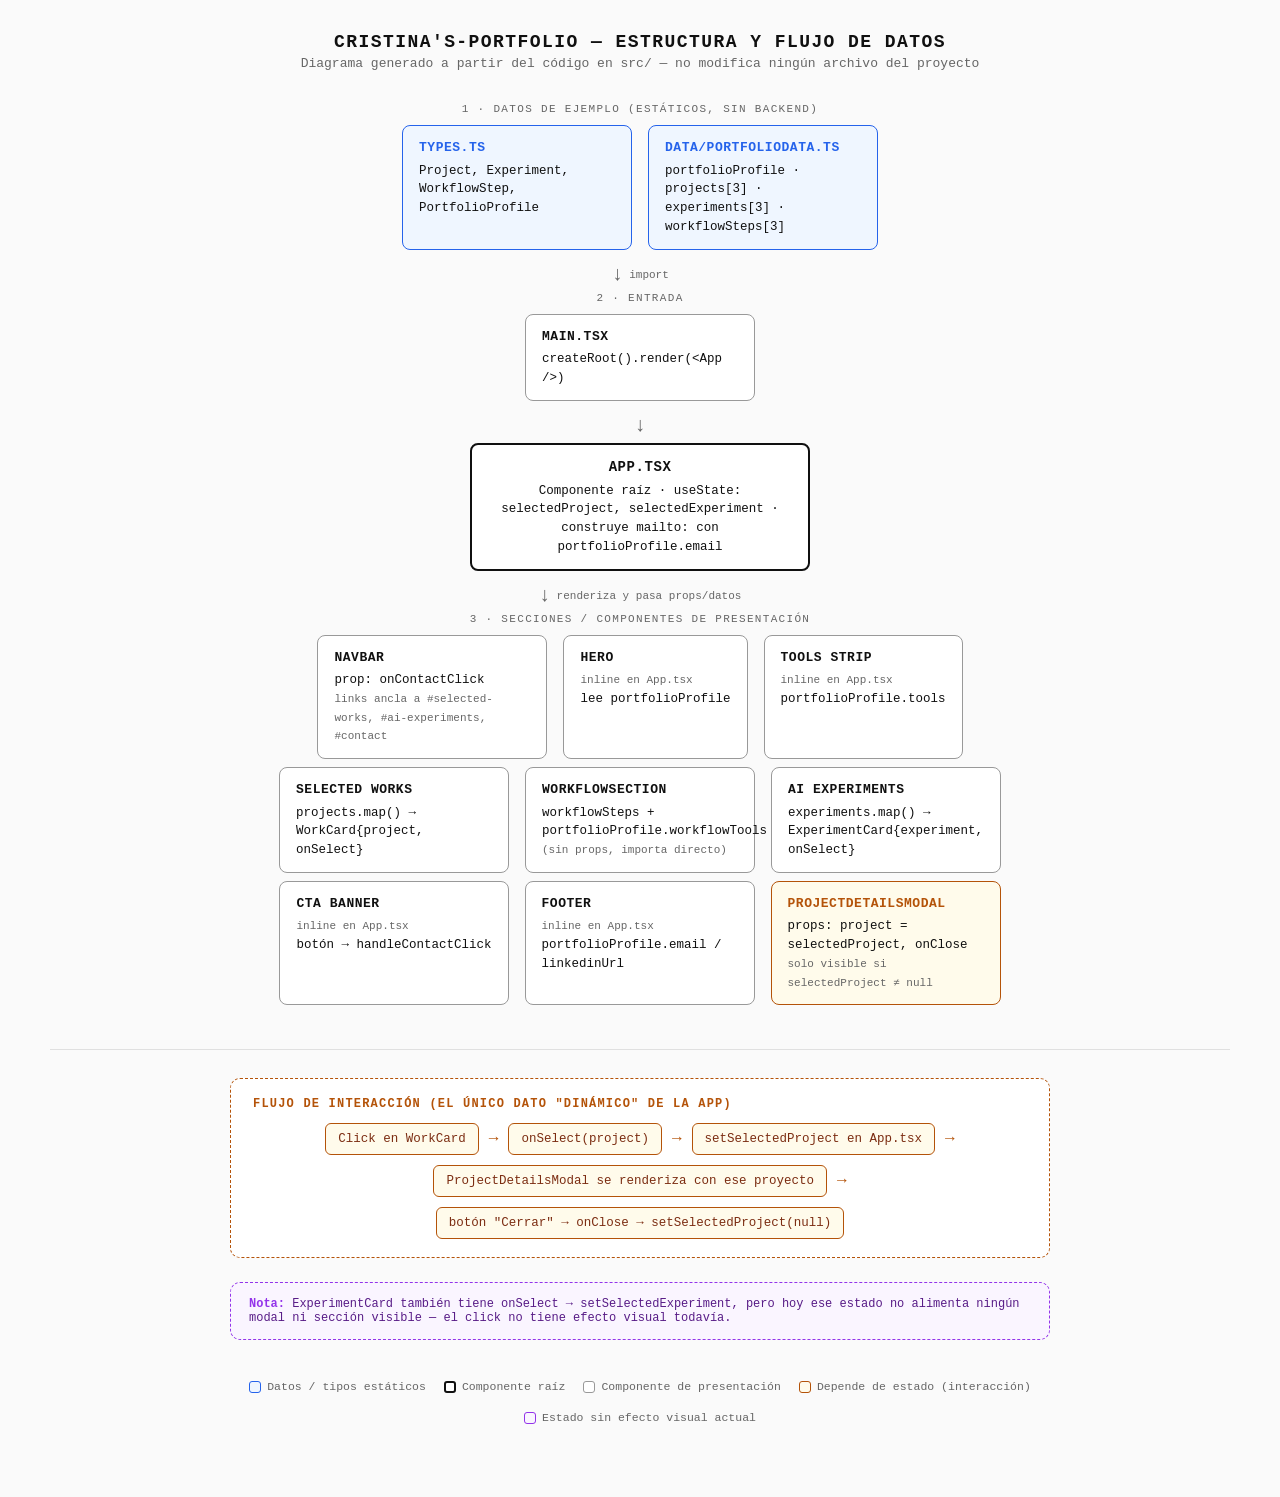
<file: diagrama-flujo.html>
<!DOCTYPE html>
<html lang="es">
<head>
<meta charset="UTF-8">
<meta name="viewport" content="width=device-width, initial-scale=1.0">
<title>Diagrama de flujo — cristina's-portfolio</title>
<style>
  :root{
    --bg:#fafafa;
    --panel:#ffffff;
    --border:#e0e0e0;
    --border-strong:#999999;
    --text:#101010;
    --muted:#666666;
    --data:#2563eb;
    --data-bg:#eff6ff;
    --state:#b45309;
    --state-bg:#fffbeb;
    --dead:#9333ea;
    --dead-bg:#faf5ff;
    --mono: "SFMono-Regular", ui-monospace, Menlo, Consolas, monospace;
  }
  *{box-sizing:border-box;}
  body{
    margin:0;
    background:var(--bg);
    color:var(--text);
    font-family:var(--mono);
    padding:32px 16px 64px;
  }
  h1{
    font-size:18px;
    text-transform:uppercase;
    letter-spacing:0.08em;
    text-align:center;
    margin:0 0 4px;
  }
  .subtitle{
    text-align:center;
    color:var(--muted);
    font-size:13px;
    margin:0 0 32px;
  }
  .canvas{
    max-width:1180px;
    margin:0 auto;
    display:flex;
    flex-direction:column;
    gap:0;
  }
  .layer-label{
    font-size:11px;
    text-transform:uppercase;
    letter-spacing:0.12em;
    color:var(--muted);
    text-align:center;
    margin:0 0 10px;
  }
  .row{
    display:flex;
    flex-wrap:wrap;
    justify-content:center;
    gap:16px;
    margin-bottom:8px;
  }
  .arrow-down{
    display:flex;
    justify-content:center;
    align-items:center;
    height:34px;
    color:var(--muted);
    font-size:20px;
  }
  .box{
    background:var(--panel);
    border:1.5px solid var(--border);
    border-radius:8px;
    padding:12px 16px;
    min-width:150px;
    max-width:230px;
    text-align:left;
    font-size:12.5px;
    line-height:1.5;
  }
  .box strong{
    display:block;
    font-size:13px;
    text-transform:uppercase;
    letter-spacing:0.04em;
    margin-bottom:4px;
  }
  .box small{
    color:var(--muted);
    font-size:11px;
  }
  .box.data{ border-color:var(--data); background:var(--data-bg); }
  .box.data strong{ color:var(--data); }
  .box.root{
    border-color:var(--text);
    border-width:2px;
    max-width:340px;
    text-align:center;
  }
  .box.root strong{ font-size:14px; }
  .box.component{ border-color:var(--border-strong); }
  .box.state-target{ border-color:var(--state); background:var(--state-bg); }
  .box.state-target strong{ color:var(--state); }
  .box.dead{ border-color:var(--dead); background:var(--dead-bg); }
  .box.dead strong{ color:var(--dead); }

  .section-title{
    text-align:center;
    font-size:12px;
    text-transform:uppercase;
    letter-spacing:0.1em;
    color:var(--text);
    background:var(--panel);
    border:1px dashed var(--border-strong);
    border-radius:20px;
    padding:6px 18px;
    margin:0 auto 14px;
    width:fit-content;
  }

  .divider{
    border:none;
    border-top:1px solid var(--border);
    margin:36px 0 28px;
  }

  .loop-panel{
    max-width:820px;
    margin:0 auto 8px;
    background:var(--panel);
    border:1.5px dashed var(--state);
    border-radius:10px;
    padding:18px 22px;
  }
  .loop-panel h2{
    font-size:12px;
    text-transform:uppercase;
    letter-spacing:0.1em;
    color:var(--state);
    margin:0 0 12px;
  }
  .loop-flow{
    display:flex;
    align-items:center;
    justify-content:center;
    flex-wrap:wrap;
    gap:10px;
    font-size:12.5px;
  }
  .loop-flow .step{
    background:var(--state-bg);
    border:1px solid var(--state);
    border-radius:6px;
    padding:8px 12px;
    color:#7c2d12;
  }
  .loop-flow .arrow{ color:var(--state); font-size:16px; }

  .loop-note{
    max-width:820px;
    margin:16px auto 0;
    background:var(--dead-bg);
    border:1.5px dashed var(--dead);
    border-radius:10px;
    padding:14px 18px;
    font-size:12px;
    color:#581c87;
  }
  .loop-note strong{ color:var(--dead); }

  .legend{
    max-width:820px;
    margin:40px auto 0;
    display:flex;
    flex-wrap:wrap;
    gap:18px;
    justify-content:center;
    font-size:11.5px;
    color:var(--muted);
  }
  .legend .item{ display:flex; align-items:center; gap:6px; }
  .swatch{ width:12px; height:12px; border-radius:3px; display:inline-block; }
</style>
</head>
<body>

  <h1>cristina's-portfolio — estructura y flujo de datos</h1>
  <p class="subtitle">Diagrama generado a partir del código en src/ — no modifica ningún archivo del proyecto</p>

  <div class="canvas">

    <p class="layer-label">1 · Datos de ejemplo (estáticos, sin backend)</p>
    <div class="row">
      <div class="box data">
        <strong>types.ts</strong>
        Project, Experiment, WorkflowStep, PortfolioProfile
      </div>
      <div class="box data">
        <strong>data/portfolioData.ts</strong>
        portfolioProfile · projects[3] · experiments[3] · workflowSteps[3]
      </div>
    </div>

    <div class="arrow-down">↓ <small style="font-size:11px;margin-left:6px;">import</small></div>

    <p class="layer-label">2 · Entrada</p>
    <div class="row">
      <div class="box component">
        <strong>main.tsx</strong>
        createRoot().render(&lt;App /&gt;)
      </div>
    </div>

    <div class="arrow-down">↓</div>

    <div class="row">
      <div class="box root">
        <strong>App.tsx</strong>
        Componente raíz · useState: selectedProject, selectedExperiment · construye mailto: con portfolioProfile.email
      </div>
    </div>

    <div class="arrow-down">↓ <small style="font-size:11px;margin-left:6px;">renderiza y pasa props/datos</small></div>

    <p class="layer-label">3 · Secciones / componentes de presentación</p>
    <div class="row">
      <div class="box component"><strong>Navbar</strong>prop: onContactClick<br><small>links ancla a #selected-works, #ai-experiments, #contact</small></div>
      <div class="box component"><strong>Hero</strong><small>inline en App.tsx</small><br>lee portfolioProfile</div>
      <div class="box component"><strong>Tools Strip</strong><small>inline en App.tsx</small><br>portfolioProfile.tools</div>
    </div>
    <div class="row">
      <div class="box component"><strong>Selected Works</strong>projects.map() →<br>WorkCard{project, onSelect}</div>
      <div class="box component"><strong>WorkflowSection</strong>workflowSteps + portfolioProfile.workflowTools <small>(sin props, importa directo)</small></div>
      <div class="box component"><strong>AI Experiments</strong>experiments.map() →<br>ExperimentCard{experiment, onSelect}</div>
    </div>
    <div class="row">
      <div class="box component"><strong>CTA banner</strong><small>inline en App.tsx</small><br>botón → handleContactClick</div>
      <div class="box component"><strong>Footer</strong><small>inline en App.tsx</small><br>portfolioProfile.email / linkedinUrl</div>
      <div class="box state-target"><strong>ProjectDetailsModal</strong>props: project = selectedProject, onClose<br><small>solo visible si selectedProject ≠ null</small></div>
    </div>

    <hr class="divider">

    <div class="loop-panel">
      <h2>Flujo de interacción (el único dato "dinámico" de la app)</h2>
      <div class="loop-flow">
        <span class="step">Click en WorkCard</span>
        <span class="arrow">→</span>
        <span class="step">onSelect(project)</span>
        <span class="arrow">→</span>
        <span class="step">setSelectedProject en App.tsx</span>
        <span class="arrow">→</span>
        <span class="step">ProjectDetailsModal se renderiza con ese proyecto</span>
        <span class="arrow">→</span>
        <span class="step">botón "Cerrar" → onClose → setSelectedProject(null)</span>
      </div>
    </div>

    <div class="loop-note">
      <strong>Nota:</strong> ExperimentCard también tiene onSelect → setSelectedExperiment, pero hoy ese estado no alimenta ningún modal ni sección visible — el click no tiene efecto visual todavía.
    </div>

    <div class="legend">
      <span class="item"><span class="swatch" style="background:var(--data-bg);border:1px solid var(--data);"></span> Datos / tipos estáticos</span>
      <span class="item"><span class="swatch" style="background:#fff;border:2px solid var(--text);"></span> Componente raíz</span>
      <span class="item"><span class="swatch" style="background:#fff;border:1px solid var(--border-strong);"></span> Componente de presentación</span>
      <span class="item"><span class="swatch" style="background:var(--state-bg);border:1px solid var(--state);"></span> Depende de estado (interacción)</span>
      <span class="item"><span class="swatch" style="background:var(--dead-bg);border:1px solid var(--dead);"></span> Estado sin efecto visual actual</span>
    </div>

  </div>
</body>
</html>
</file>
